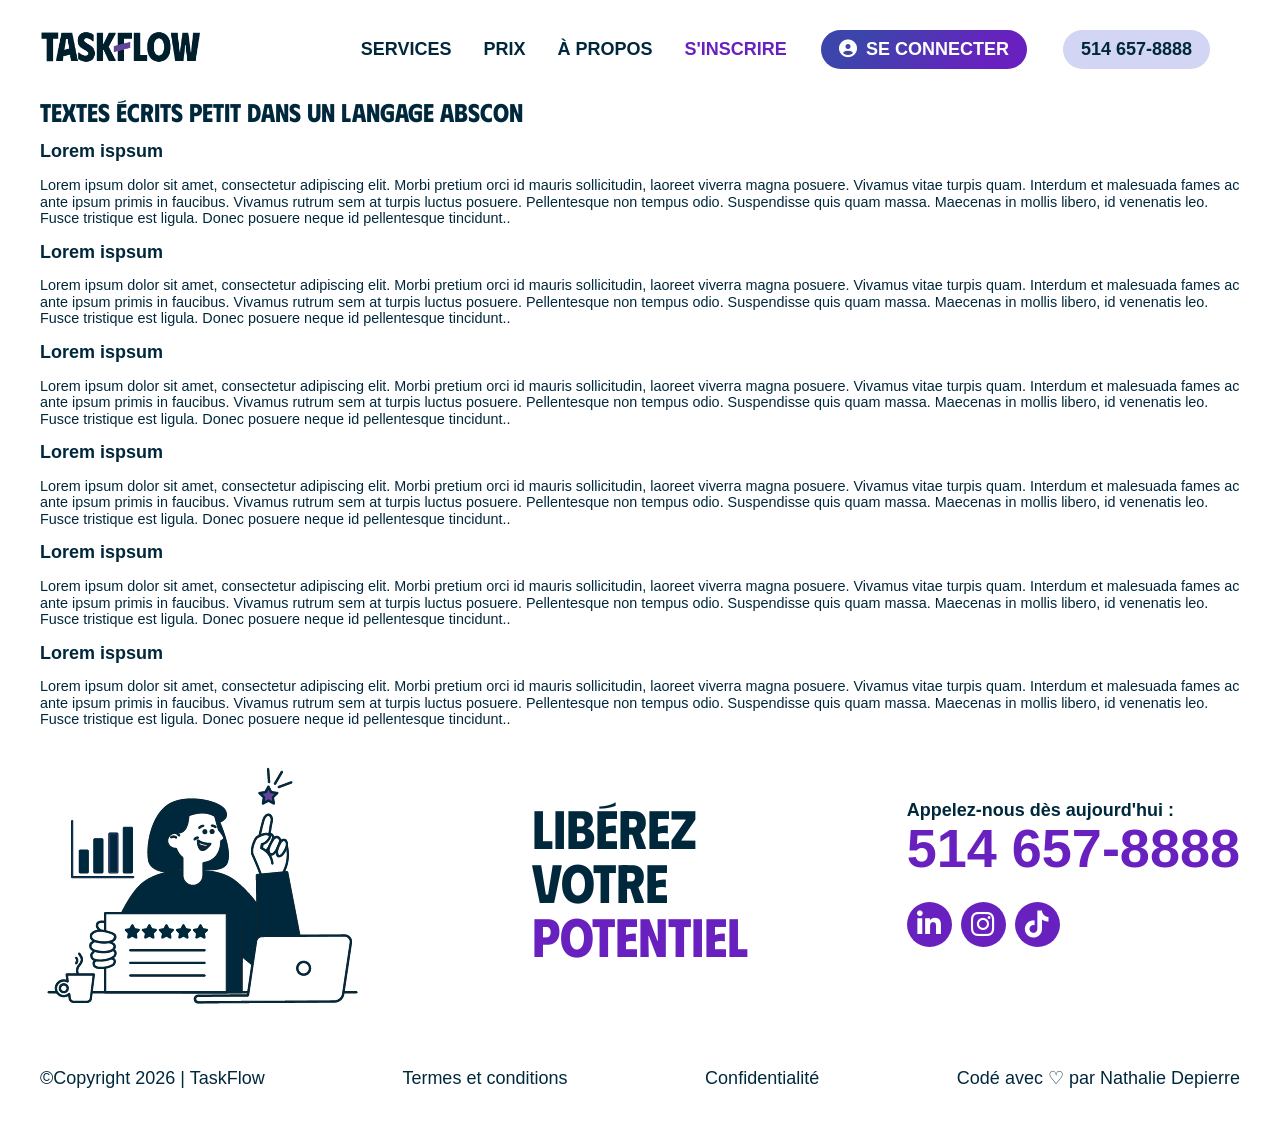
<file: conditions-utilisation.html>
<!DOCTYPE html>
<html lang="fr">

<head>
    <meta charset="UTF-8">
    <meta name="viewport" content="width=device-width, initial-scale=1.0">
    <title>Inscription | TaskFlow, une plateforme pour créer des projets efficaces</title>
    <meta name="description"
        content="TaskFlow est une plateforme web en mode SaaS (Software as a Service) qui permet aux équipes de gérer des projets.">
    <!--Styles-->
    <link rel="stylesheet" href="assets/css/normalize.min.css">
    <link rel="stylesheet" href="assets/css/style.min.css">
    <!--Font Awesome-->
    <link rel=" stylesheet" href="https://cdnjs.cloudflare.com/ajax/libs/font-awesome/6.5.0/css/all.min.css">
    <!--Favicon-->
    <link rel="icon" type="image/png" href="assets/img/taskflow_favicon.png">
    <!--JS-->
    <script src="assets/js/script.js" defer></script>
</head>

<body>
    <a href="#content" class="screen-reader-text">Aller au contenu principal</a>
    <!--Header-->
    <header>
        <div class="container">
            <nav class="nav">
                <div>
                    <a href="inscription.html">
                        <img src="assets/img/taskflow_logo.png" class="logo__img" alt="Logo TaskFlow">
                    </a>
                </div>

                <ul class="nav__list" id="navList">
                    <li class="nav__item">
                        <a href="#" class="nav__link">Services</a>
                    </li>
                    <li class="nav__item"><a href="#" class="nav__link">Prix</a></li>
                    <li class="nav__item">
                        <a href="#" class="nav__link">À propos</a>
                    </li>

                    <li class="nav__item nav__item--active">
                        <a href="inscription.html" class="nav__link">S'inscrire</a>
                    </li>

                    <li class="nav__item nav__item--login">
                        <a href="#" class="nav__link">
                            <i class="fa-solid fa-circle-user nav__icon" aria-hidden="true"></i>Se connecter
                        </a>
                    </li>
                    <li class="nav__item nav__item--phone">
                        <a href="tel:5146578888" class="nav__link">514 657-8888</a>
                    </li>
                </ul>

                <!--Toggle-->
                <button class="nav__toggle-btn" onclick="toggleNav()" aria-label="Menu" aria-expanded="false"
                    aria-controls="nav-menu" type="button">
                    <span class="nav__hamburger" aria-hidden="true"><span></span></span>
                </button>
                <!--Toggle-->
            </nav>
        </div>
    </header>
    <!--Header-->
    <!--Main-->
    <main id="content">
        <section>
            <div class="container conditions">


                <h1 class="conditions__title">Textes écrits petit dans un langage abscon</h1>
                <h2 class="conditions__title">Lorem ispsum</h2>
                <p class="conditions__text">Lorem ipsum dolor sit amet, consectetur adipiscing elit. Morbi pretium orci
                    id mauris
                    sollicitudin, laoreet viverra magna posuere. Vivamus vitae turpis quam. Interdum et malesuada
                    fames ac ante ipsum primis in faucibus. Vivamus rutrum sem at turpis luctus posuere.
                    Pellentesque non tempus odio. Suspendisse quis quam massa. Maecenas in mollis libero, id
                    venenatis leo. Fusce tristique est ligula. Donec posuere neque id pellentesque tincidunt..</p>

                <h2 class="conditions__title">Lorem ispsum</h2>
                <p class="conditions__text">Lorem ipsum dolor sit amet, consectetur adipiscing elit. Morbi pretium orci
                    id mauris
                    sollicitudin, laoreet viverra magna posuere. Vivamus vitae turpis quam. Interdum et malesuada
                    fames ac ante ipsum primis in faucibus. Vivamus rutrum sem at turpis luctus posuere.
                    Pellentesque non tempus odio. Suspendisse quis quam massa. Maecenas in mollis libero, id
                    venenatis leo. Fusce tristique est ligula. Donec posuere neque id pellentesque tincidunt..</p>

                <h2 class="conditions__title">Lorem ispsum</h2>
                <p class="conditions__text">Lorem ipsum dolor sit amet, consectetur adipiscing elit. Morbi pretium orci
                    id mauris
                    sollicitudin, laoreet viverra magna posuere. Vivamus vitae turpis quam. Interdum et malesuada
                    fames ac ante ipsum primis in faucibus. Vivamus rutrum sem at turpis luctus posuere.
                    Pellentesque non tempus odio. Suspendisse quis quam massa. Maecenas in mollis libero, id
                    venenatis leo. Fusce tristique est ligula. Donec posuere neque id pellentesque tincidunt..</p>

                <h2 class="conditions__title">Lorem ispsum</h2>
                <p class="conditions__text">Lorem ipsum dolor sit amet, consectetur adipiscing elit. Morbi pretium orci
                    id mauris
                    sollicitudin, laoreet viverra magna posuere. Vivamus vitae turpis quam. Interdum et malesuada
                    fames ac ante ipsum primis in faucibus. Vivamus rutrum sem at turpis luctus posuere.
                    Pellentesque non tempus odio. Suspendisse quis quam massa. Maecenas in mollis libero, id
                    venenatis leo. Fusce tristique est ligula. Donec posuere neque id pellentesque tincidunt..</p>

                <h2 class="conditions__title">Lorem ispsum</h2>
                <p class="conditions__text">Lorem ipsum dolor sit amet, consectetur adipiscing elit. Morbi pretium orci
                    id mauris
                    sollicitudin, laoreet viverra magna posuere. Vivamus vitae turpis quam. Interdum et malesuada
                    fames ac ante ipsum primis in faucibus. Vivamus rutrum sem at turpis luctus posuere.
                    Pellentesque non tempus odio. Suspendisse quis quam massa. Maecenas in mollis libero, id
                    venenatis leo. Fusce tristique est ligula. Donec posuere neque id pellentesque tincidunt..</p>

                <h2 class="conditions__title">Lorem ispsum</h2>
                <p class="conditions__text">Lorem ipsum dolor sit amet, consectetur adipiscing elit. Morbi pretium orci
                    id mauris
                    sollicitudin, laoreet viverra magna posuere. Vivamus vitae turpis quam. Interdum et malesuada
                    fames ac ante ipsum primis in faucibus. Vivamus rutrum sem at turpis luctus posuere.
                    Pellentesque non tempus odio. Suspendisse quis quam massa. Maecenas in mollis libero, id
                    venenatis leo. Fusce tristique est ligula. Donec posuere neque id pellentesque tincidunt..</p>



            </div>
        </section>
    </main>
    <!--Main-->
    <!--Footer-->
    <footer id="footer">
        <div class="container">
            <div class="footer__row">
                <div>
                    <img src="assets/img/illustration_v2.png" alt="Illustration : personne devant un ordinateur">
                </div>


                <div class="footer__motto">
                    <span class="footer__motto-line">Libérez </span>
                    <span class="footer__motto-line">votre</span>
                    <span class="footer__motto-line footer__motto-line--colored">potentiel</span>
                </div>

                <div class="footer__contact">

                    <p class="footer__contact-label">Appelez-nous dès aujourd'hui : </p>

                    <p><a class="footer__contact-link" href="tel:5146578888">514 657-8888</a></p>

                    <ul class="footer__contact-icons">
                        <li class="footer__contact-icons__item">
                            <a class="footer__contact-icons__link" href="#" aria-label="LinkedIn">
                                <i class="fa-brands fa-linkedin-in" aria-hidden="true"></i>
                            </a>
                        </li>
                        <li class="footer__contact-icons__item">
                            <a class="footer__contact-icons__link" href="#" aria-label="Instagram">
                                <i class="fa-brands fa-instagram" aria-hidden="true"></i>
                            </a>
                        </li>
                        <li class="footer__contact-icons__item">
                            <a class="footer__contact-icons__link" href="#" aria-label="TikTok">
                                <i class="fa-brands fa-tiktok" aria-hidden="true"></i>
                            </a>
                        </li>
                    </ul>
                </div>
            </div>

            <div class="footer__row">
                <span>©Copyright 2026 | TaskFlow </span><span>Termes et
                    conditions</span><span>Confidentialité</span><span>Codé avec ♡ par Nathalie Depierre</span>
            </div>
        </div>
    </footer>
    <!--Footer-->
</body>

</html>
</file>
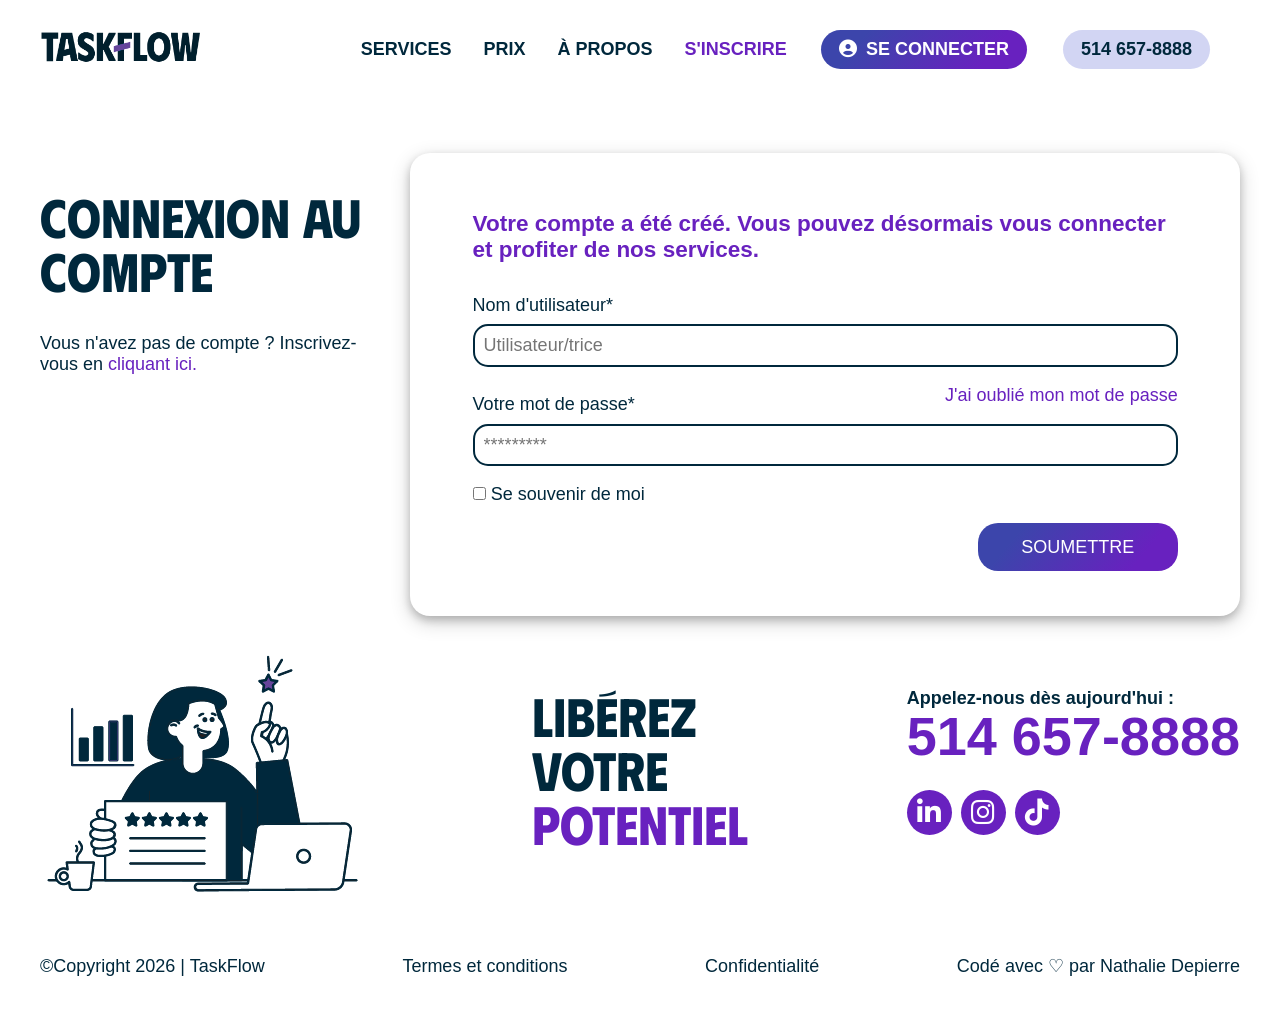
<file: confirmation.html>
<!doctype html>
<html lang="fr">

<head>
    <meta charset="UTF-8">
    <meta name="viewport" content="width=device-width, initial-scale=1.0">
    <title>
        Inscription | TaskFlow, une plateforme pour créer des projets efficaces
    </title>
    <meta name="description"
        content="TaskFlow est une plateforme web en mode SaaS (Software as a Service) qui permet aux équipes de gérer des projets.">

    <!--Styles-->
    <link rel="stylesheet" href="assets/css/normalize.min.css">
    <link rel="stylesheet" href="assets/css/style.min.css">
    <!--Font Awesome-->
    <link rel=" stylesheet" href="https://cdnjs.cloudflare.com/ajax/libs/font-awesome/6.5.0/css/all.min.css">
    <!--Favicon-->
    <link rel="icon" type="image/png" href="assets/img/taskflow_favicon.png">
    <!--JS-->
    <script src="assets/js/script.js" defer></script>
</head>

<body>
    <a href="#content" class="screen-reader-text">Aller au contenu principal</a>
    <!--Header-->
    <header>
        <div class="container">
            <nav class="nav">
                <div>
                    <a href="inscription.html">
                        <img src="assets/img/taskflow_logo.png" class="logo__img" alt="Logo TaskFlow">
                    </a>
                </div>

                <ul class="nav__list" id="navList">
                    <li class="nav__item">
                        <a href="#" class="nav__link">Services</a>
                    </li>
                    <li class="nav__item"><a href="#" class="nav__link">Prix</a></li>
                    <li class="nav__item">
                        <a href="#" class="nav__link">À propos</a>
                    </li>

                    <li class="nav__item nav__item--active">
                        <a href="inscription.html" class="nav__link">S'inscrire</a>
                    </li>

                    <li class="nav__item nav__item--login">
                        <a href="#" class="nav__link">
                            <i class="fa-solid fa-circle-user nav__icon" aria-hidden="true"></i>Se connecter
                        </a>
                    </li>
                    <li class="nav__item nav__item--phone">
                        <a href="tel:5146578888" class="nav__link">514 657-8888</a>
                    </li>
                </ul>

                <!--Toggle-->
                <button class="nav__toggle-btn" onclick="toggleNav()" aria-label="Menu" aria-expanded="false"
                    aria-controls="nav-menu" type="button">
                    <span class="nav__hamburger" aria-hidden="true"><span></span></span>
                </button>
                <!--Toggle-->
            </nav>
        </div>
    </header>
    <!--Header-->
    <!--Main-->
    <main id="content">
        <section>
            <div class="container">
                <div class="content">
                    <div class="content__intro">
                        <h1>Connexion au compte</h1>
                        <p>
                            Vous n'avez pas de compte ? Inscrivez-vous en
                            <a href="inscription.html" class="text--link">cliquant ici.</a>
                        </p>
                    </div>

                    <form id="form" class="form" action="#" method="get" novalidate>
                        <!--Infos compte-->
                        <fieldset class="form__fieldset form__step form__step--active">
                            <legend class="sr-only">Paramètres de compte</legend>
                            <p class="form__confirmation">
                                Votre compte a été créé. Vous pouvez désormais vous connecter
                                et profiter de nos services.
                            </p>
                            <div class="input-control">
                                <label class="input-control__label" for="user">Nom d'utilisateur*</label>
                                <input class="input-control__field" id="user" name="user" type="text"
                                    placeholder="Utilisateur/trice" minlength="8" required>
                                <div class="input-control__error-message"></div>
                            </div>

                            <div class="input-control">
                                <div class="text__flex">
                                    <label class="input-control__label" for="password">Votre mot de passe*</label>
                                    <span><a href="#" class="text--link">J'ai oublié mon mot de passe</a></span>
                                </div>
                                <input class="input-control__field" id="password" name="password" type="password"
                                    placeholder="*********" minlength="8" required>
                                <div class="input-control__error-message"><span></span></div>
                            </div>

                            <div class="input-control">
                                <div>
                                    <input type="checkbox" id="remember_psw" required>
                                    <label for="remember_psw">Se souvenir de moi</label>
                                </div>
                                <div class="input-control__error-message"></div>
                            </div>
                            <div class="button-group button-group--end">
                                <button class="button" type="submit">Soumettre</button>
                            </div>
                        </fieldset>
                    </form>
                </div>
            </div>
        </section>
    </main>
    <!--Main-->
    <!--Footer-->
    <footer id="footer">
        <div class="container">
            <div class="footer__row">
                <div>
                    <img src="assets/img/illustration_v2.png" alt="Illustration : personne devant un ordinateur">
                </div>

                <div class="footer__motto">
                    <span class="footer__motto-line">Libérez </span>
                    <span class="footer__motto-line">votre</span>
                    <span class="footer__motto-line footer__motto-line--colored">potentiel</span>
                </div>

                <div class="footer__contact">
                    <p class="footer__contact-label">Appelez-nous dès aujourd'hui :</p>
                    <p>
                        <a class="footer__contact-link" href="tel:5146578888">514 657-8888</a>
                    </p>

                    <ul class="footer__contact-icons">
                        <li class="footer__contact-icons__item">
                            <a class="footer__contact-icons__link" href="#" aria-label="LinkedIn">
                                <i class="fa-brands fa-linkedin-in" aria-hidden="true"></i>
                            </a>
                        </li>
                        <li class="footer__contact-icons__item">
                            <a class="footer__contact-icons__link" href="#" aria-label="Instagram">
                                <i class="fa-brands fa-instagram" aria-hidden="true"></i>
                            </a>
                        </li>
                        <li class="footer__contact-icons__item">
                            <a class="footer__contact-icons__link" href="#" aria-label="TikTok">
                                <i class="fa-brands fa-tiktok" aria-hidden="true"></i>
                            </a>
                        </li>
                    </ul>
                </div>
            </div>

            <div class="footer__row">
                <span>©Copyright 2026 | TaskFlow </span><span>Termes et
                    conditions</span><span>Confidentialité</span><span>Codé avec ♡ par Nathalie Depierre</span>
            </div>
        </div>
    </footer>
    <!--Footer-->
</body>

</html>
</file>
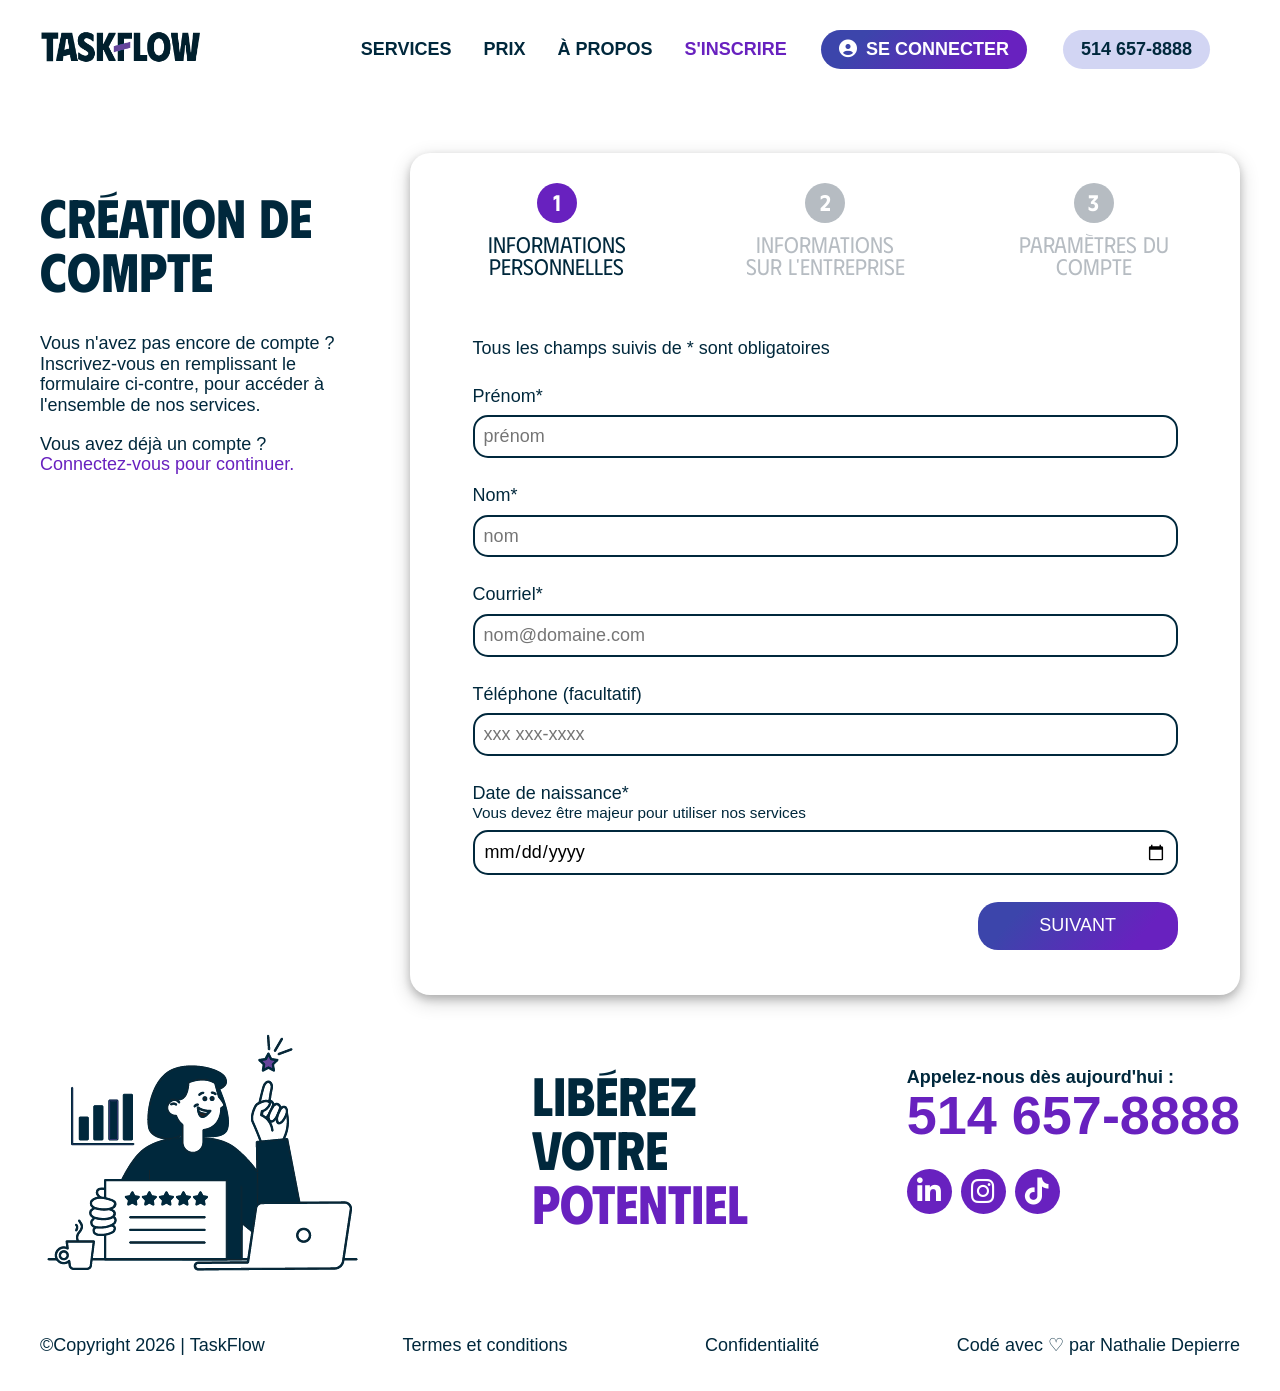
<file: inscription.html>
<!doctype html>
<html lang="fr">

<head>
    <meta charset="UTF-8">
    <meta name="viewport" content="width=device-width, initial-scale=1.0">
    <title>
        Inscription | TaskFlow, une plateforme pour créer des projets efficaces
    </title>
    <meta name="description"
        content="TaskFlow est une plateforme web en mode SaaS (Software as a Service) qui permet aux équipes de gérer des projets.">

    <!--Styles-->
    <link rel="stylesheet" href="assets/css/normalize.min.css">
    <link rel="stylesheet" href="assets/css/style.min.css">
    <!--Font Awesome-->
    <link rel=" stylesheet" href="https://cdnjs.cloudflare.com/ajax/libs/font-awesome/6.5.0/css/all.min.css">
    <!--Favicon-->
    <link rel="icon" type="image/png" href="assets/img/taskflow_favicon.png">
    <!--JS-->
    <script src="assets/js/script.js" defer></script>
    <script src="assets/js/validation.js" defer></script>
</head>

<body>

    <!--Header-->
    <header>
        <a href="#content" class="screen-reader-text">Aller au contenu principal</a>
        <div class="container">
            <nav class="nav">
                <div>
                    <a href="inscription.html">
                        <img src="assets/img/taskflow_logo.png" class="logo__img" alt="Logo TaskFlow">
                    </a>
                </div>

                <ul class="nav__list" id="navList">
                    <li class="nav__item">
                        <a href="#" class="nav__link">Services</a>
                    </li>
                    <li class="nav__item"><a href="#" class="nav__link">Prix</a></li>
                    <li class="nav__item">
                        <a href="#" class="nav__link">À propos</a>
                    </li>

                    <li class="nav__item nav__item--active">
                        <a href="inscription.html" class="nav__link">S'inscrire</a>
                    </li>

                    <li class="nav__item nav__item--login">
                        <a href="#" class="nav__link">
                            <i class="fa-solid fa-circle-user nav__icon" aria-hidden="true"></i>Se connecter
                        </a>
                    </li>
                    <li class="nav__item nav__item--phone">
                        <a href="tel:5146578888" class="nav__link">514 657-8888</a>
                    </li>
                </ul>

                <!--Toggle-->
                <button class="nav__toggle-btn" onclick="toggleNav()" aria-label="menu" aria-expanded="false"
                    aria-controls="nav__list" type="button">
                    <span class="nav__hamburger" aria-hidden="true"><span></span></span>
                </button>
                <!--Toggle-->
            </nav>
        </div>
    </header>
    <!--Header-->
    <!--Main-->
    <main id="content">
        <section>
            <div class="container">
                <div class="content">
                    <div class="content__intro">
                        <h1>Création de compte</h1>
                        <p>
                            Vous n'avez pas encore de compte ? Inscrivez‑vous en remplissant
                            le formulaire ci-contre, pour accéder à l'ensemble de nos
                            services.
                        </p>
                        <p>
                            Vous avez déjà un compte ?
                            <a href="#" class="text--link">Connectez‑vous pour continuer.</a>
                        </p>
                    </div>

                    <form id="form" class="form" action="confirmation.html" method="get" novalidate>
                        <ul id="tabs" class="tabs">
                            <li class="tabs__item tabs__item--active">
                                <span class="tabs__item--rounded">1</span><span>Informations personnelles</span>
                            </li>
                            <li class="tabs__item">
                                <span class="tabs__item--rounded">2</span><span>Informations sur l'entreprise</span>
                            </li>
                            <li class="tabs__item">
                                <span class="tabs__item--rounded">3</span><span>Paramètres du compte</span>
                            </li>
                        </ul>

                        <!--Infos personnelles-->
                        <fieldset id="step1" class="form__fieldset form__step form__step--active">
                            <legend class="sr-only">Informations personnelles</legend>
                            <p>Tous les champs suivis de * sont obligatoires</p>
                            <div class="input-control">
                                <label class="input-control__label" for="firstName">Prénom*</label>
                                <input class="input-control__field" id="firstName" name="firstName" type="text"
                                    placeholder="prénom" aria-describedby="firstName-error" required>
                                <div class="input-control__error-message" id="firstName-error" aria-live="polite"></div>
                            </div>

                            <div class="input-control">
                                <label class="input-control__label" for="lastName">Nom*</label>
                                <input class="input-control__field" id="lastName" name="lastName" type="text"
                                    placeholder="nom" aria-describedby="lastName-error" required>
                                <div class="input-control__error-message" id="lastName-error" aria-live="polite"></div>
                            </div>

                            <div class="input-control">
                                <label class="input-control__label" for="email">Courriel*</label>
                                <input class="input-control__field" id="email" name="email" type="email"
                                    placeholder="nom@domaine.com" aria-describedby="email-error" required>
                                <div class="input-control__error-message" id="email-error" aria-live="polite"></div>
                            </div>

                            <div class="input-control">
                                <label class="input-control__label" for="phone">Téléphone (facultatif)</label>
                                <input class="input-control__field" id="phone" name="phone" type="tel"
                                    placeholder="xxx xxx-xxxx" aria-describedby="phone-error">
                                <div class="input-control__error-message" id="phone-error" aria-live="polite"></div>
                            </div>
                            <div class="input-control">
                                <label class="input-control__label" for="birthDate">Date de naissance*
                                    <span class="input-control__hint">Vous devez être majeur pour utiliser nos
                                        services</span></label>
                                <input class="input-control__field" id="birthDate" name="birthDate" type="date"
                                    placeholder="AAAA-MM-JJ" aria-describedby="birthDate-error" required>
                                <div class="input-control__error-message" id="birthDate-error" aria-live="polite"></div>
                            </div>

                            <div class="button-group button-group--end">
                                <button class="button" type="button" id="buttonNext1">
                                    Suivant
                                </button>
                            </div>
                        </fieldset>

                        <!--Infos entreprise-->
                        <fieldset id="step2" class="form__fieldset form__step">
                            <legend class="sr-only">Informations sur l'entreprise</legend>

                            <div class="input-control">
                                <label class="input-control__label" for="business">Nom de l'entreprise ou
                                    organisation*</label>
                                <input class="input-control__field" id="business" name="business" type="text"
                                    placeholder="Nom de l'entreprise" aria-describedby="business-error" required>
                                <div class="input-control__error-message" id="business-error" aria-live="polite"></div>
                            </div>

                            <div class="input-control">
                                <label class="input-control__label" for="activity">Secteur d'activité*</label>
                                <select class="input-control__field" name="activity" id="activity"
                                    aria-describedby="activity-error" required>
                                    <option value="">--Choisir une option--</option>
                                    <option value="technique">Technique</option>
                                    <option value="marketing">Marketing</option>
                                    <option value="finance">Finance</option>
                                    <option value="santé">Santé</option>
                                    <option value="éducation">Éducation</option>
                                    <option value="autre">Autre</option>
                                </select>
                                <div class="input-control__error-message" id="activity-error" aria-live="polite"></div>
                            </div>

                            <div class="input-control" role="radiogroup" aria-labelledby="teamsize-label"
                                aria-describedby="teamsize-error">
                                <span class="input-control__label" id="teamsize-label">Taille de l'entreprise*</span>
                                <div>
                                    <input type="radio" id="size1" name="teamSize" value="1" required>
                                    <label for="size1">1 personne</label>
                                </div>
                                <div>
                                    <input type="radio" id="size2_10" name="teamSize" value="2-10">
                                    <label for="size2_10">2-10 personnes</label>
                                </div>
                                <div>
                                    <input type="radio" id="size11_50" name="teamSize" value="11-50">
                                    <label for="size11_50">11-50 personnes</label>
                                </div>
                                <div>
                                    <input type="radio" id="size51" name="teamSize" value="51+">
                                    <label for="size51">Plus de 51 personnes</label>
                                </div>
                                <div class="input-control__error-message" id="teamsize-error" aria-live="polite"></div>
                            </div>

                            <div class="input-control">
                                <label class="input-control__label" for="website">Site Internet (facultatif)</label>
                                <input class="input-control__field" id="website" name="website" type="url"
                                    placeholder="https://www.ndd.com">

                            </div>

                            <div class="button-group">
                                <button class="button" type="button" id="buttonPrevious1">
                                    Précédent
                                </button>
                                <button class="button" type="button" id="buttonNext2">
                                    Suivant
                                </button>
                            </div>
                        </fieldset>

                        <!--Infos compte-->
                        <fieldset id="step3" class="form__fieldset form__step">
                            <legend class="sr-only">Paramètres de compte</legend>

                            <div class="input-control">
                                <label class="input-control__label" for="user">Nom d'utilisateur/trice*
                                    <span class="input-control__hint">Entre 8 et 20 caractères, pas d'espace</span>
                                </label>
                                <input class="input-control__field" id="user" name="user" type="text"
                                    placeholder="Utilisateur/trice" minlength="8" aria-describedby="user-error"
                                    required>
                                <div class="input-control__error-message" id="user-error" aria-live="polite"></div>
                            </div>

                            <div class="input-control">
                                <label class="input-control__label" for="password">Votre mot de passe*
                                    <span class="input-control__hint">Minimum 8 caractères, une majuscule, un caractère
                                        spécial</span>
                                </label>
                                <input class="input-control__field" id="password" name="password" type="password"
                                    placeholder="*********" minlength="8" aria-describedby="password-error" required>
                                <div class="input-control__error-message" id="password-error" aria-live="polite"></div>
                            </div>

                            <div class="input-control">
                                <label class="input-control__label" for="password2">Retapez votre mot de passe*</label>
                                <input class="input-control__field" id="password2" name="password2" type="password"
                                    placeholder="*********" aria-describedby="password2-error" required>
                                <div class="input-control__error-message" id="password2-error" aria-live="polite"></div>
                            </div>

                            <div class="input-control" role="radiogroup" aria-labelledby="subscription-label"
                                aria-describedby="subscription-error">
                                <span class="input-control__label" id="subscription-label">Plan choisi*</span>
                                <div>
                                    <input type="radio" id="free" name="subscription" value="free">
                                    <label for="free">Gratuit</label>
                                </div>
                                <div>
                                    <input type="radio" id="pro" name="subscription" value="pro">
                                    <label for="pro">Pro (9,99/mois)</label>
                                </div>
                                <div>
                                    <input type="radio" id="entreprise" name="subscription" value="entreprise">
                                    <label for="entreprise">Entreprise (29,99 $/mois)</label>
                                </div>
                                <div class="input-control__error-message" id="subscription-error" aria-live="polite">
                                </div>
                            </div>

                            <div class="input-control">
                                <div>
                                    <input type="checkbox" id="conditions" aria-describedby="conditions-error" required>
                                    <label for="conditions">J'accepte les
                                        <a href="conditions-utilisation.html" target="_blank">conditions
                                            d'utilisation*</a></label>
                                </div>
                                <div class="input-control__error-message" id="conditions-error" aria-live="polite">
                                </div>
                            </div>

                            <div class="input-control">
                                <div>
                                    <input type="checkbox" id="newsletter">
                                    <label for="newsletter">Je souhaite recevoir les nouveautés et offres par
                                        courriel</label>
                                </div>
                            </div>

                            <div class="button-group">
                                <button class="button" type="button" id="buttonPrevious2">
                                    Précédent
                                </button>
                                <button class="button" type="submit">Soumettre</button>
                            </div>
                        </fieldset>
                    </form>
                </div>
            </div>
        </section>
    </main>
    <!--Main-->
    <!--Footer-->
    <footer id="footer">
        <div class="container">
            <div class="footer__row">
                <div>
                    <img src="assets/img/illustration_v2.png" alt="Illustration : personne devant un ordinateur">
                </div>

                <div class="footer__motto">
                    <span class="footer__motto-line">Libérez </span>
                    <span class="footer__motto-line">votre</span>
                    <span class="footer__motto-line footer__motto-line--colored">potentiel</span>
                </div>

                <div class="footer__contact">
                    <p class="footer__contact-label">Appelez-nous dès aujourd'hui :</p>
                    <p>
                        <a class="footer__contact-link" href="tel:5146578888">514 657-8888</a>
                    </p>

                    <ul class="footer__contact-icons">
                        <li class="footer__contact-icons__item">
                            <a class="footer__contact-icons__link" href="#" aria-label="LinkedIn">
                                <i class="fa-brands fa-linkedin-in" aria-hidden="true"></i>
                            </a>
                        </li>
                        <li class="footer__contact-icons__item">
                            <a class="footer__contact-icons__link" href="#" aria-label="Instagram">
                                <i class="fa-brands fa-instagram" aria-hidden="true"></i>
                            </a>
                        </li>
                        <li class="footer__contact-icons__item">
                            <a class="footer__contact-icons__link" href="#" aria-label="TikTok">
                                <i class="fa-brands fa-tiktok" aria-hidden="true"></i>
                            </a>
                        </li>
                    </ul>
                </div>
            </div>

            <div class="footer__row">
                <span>©Copyright 2026 | TaskFlow </span><span>Termes et
                    conditions</span><span>Confidentialité</span><span>Codé avec ♡ par Nathalie Depierre</span>
            </div>
        </div>
    </footer>
    <!--Footer-->
</body>

</html>
</file>
<file: assets/css/style.min.css>
@import url(https://fonts.googleapis.com/css2?family=Inter+Tight:ital,wght@0,100..900;1,100..900&family=Phudu:wght@300..900&display=swap);:root{--color-1:#d90f23;--color-2:#6821bf;--color-3:#3c45ab;--color-4:#00283c;--color-5:#b6bcc2;--color6:#8f91b7;--color-7:#d2d5f3;--black:#170f0d;--white:#fff;--gradient-1:linear-gradient(130deg, var(--color-3) 20%, var(--color-2) 80%);--gradient-2:linear-gradient(130deg, var(--color-4) 50%, var(--color-2) 90%)}html{font-family:'Arial Narrow',Arial,sans-serif;color:var(--color-4);font-size:18px}.nav{width:100%;margin:1rem auto;display:flex;flex-direction:row;justify-content:space-between;align-items:center}.logo__img{max-width:160px}.nav__list{display:flex;flex-direction:row;justify-content:space-between;align-items:center;padding:1%;list-style-type:none;margin:0}.nav__item{margin:0 16px;width:fit-content;list-style-type:none}.nav__link{text-decoration:none;text-transform:uppercase;color:var(--color-4);font-weight:600}.nav__link:hover,.nav__item--active .nav__link{color:var(--color-2)}.nav__item--login{margin:0 1rem;padding:.5rem 1rem;border-radius:20px;background:var(--gradient-1);transition:background 0.8s ease-in,transform 0.4s ease-in}.nav__item--phone{margin:0 1rem;padding:.5rem 1rem;border-radius:20px;background:var(--white);background-color:var(--color-7);transition:transform 0.4s ease-in}.nav__item--login .nav__link{color:var(--white)}.nav__item--login:hover{background:var(--gradient-2);transform:scale(1.1);color:var(--white)}.nav__item--phone:hover{transform:scale(1.1)}.nav__icon{padding-right:.5rem}.nav__toggle-btn{display:none;background:none;border:none;cursor:pointer;padding:0}.container{max-width:1200px;margin:auto}main .container{height:auto}.content{display:flex;flex-direction:row;justify-content:center;align-items:flex-start;gap:4%;margin-top:6%}.content__intro{width:40%;height:100px;display:block}.screen-reader-text{border:0;clip-path:inset(50%);height:1px;margin:-1px;overflow:hidden;padding:0;position:absolute;width:1px;word-wrap:normal!important;word-break:normal!important}.screen-reader-text:focus{background-color:#eee;clip-path:none;color:#444;display:block;font-size:1em;height:auto;left:5px;line-height:normal;padding:15px 23px 14px;text-decoration:none;top:5px;width:auto;z-index:100000}h1{font-family:'phudu',sans-serif;font-size:clamp(1.8rem, 6vw, 3rem);text-align:left;line-height:1}.text--link{color:var(--color-2);text-decoration:none}.text--link:hover{color:var(--color-3);text-decoration:none}.form{width:100%;border-radius:20px;background-color:var(--white);display:flex;flex-direction:column;padding:1%;box-shadow:0 4px 8px 0 rgb(0 0 0 / .2),0 6px 20px 0 rgb(0 0 0 / .19)}.form__fieldset{display:block;border-style:none;padding:3% 6%;box-sizing:border-box}.form__step{display:none}.form__step--active{display:block}.form__confirmation{color:var(--color-2);font-weight:700;font-size:1.25rem}.tabs{display:flex;flex-direction:row;list-style-type:none;margin:0;padding-left:0;gap:0}.tabs__item{width:30%;font-family:'phudu',sans-serif;text-transform:uppercase;font-size:1.25rem;line-height:1;padding:1rem 3rem;color:var(--color-5);display:flex;flex-direction:column;justify-content:center;align-items:center;text-align:center}.tabs__item--rounded{display:block;width:40px;height:40px;border-radius:50%;background:var(--color-5);margin:0 auto 10px;display:flex;align-items:center;justify-content:center;font-weight:600;color:var(--white);transition:all 0.3s ease}.tabs__item--active{color:var(--color-4)}.tabs__item--active .tabs__item--rounded{color:var(--white);background-color:var(--color-2)}.input-control{display:flex;flex-direction:column}.input-control__label{padding:.5rem 0}.input-control__hint{display:block;font-size:.85rem}.input-control__field{padding:.5rem;margin-bottom:.5rem;border-radius:15px;border:2px var(--color-4) solid;transition:border 0.3s ease-in,transform 0.3s ease-in}.input-control__field:focus{outline:none;border:var(--color-2) 3px solid;transform:scale(1.015)}.input-control--error .input-control__field{border:var(--color-1) 2px solid}.input-control--success .input-control__field{border:var(--color-2) 2px solid}.input-control__error-message{color:var(--color-1);font-size:1rem;padding-bottom:.5rem}.button-group{display:flex;flex-direction:row;justify-content:space-between;align-items:center}.button-group--end{display:flex;flex-direction:row;align-items:center;justify-content:flex-end}.button{width:200px;padding:.75rem;margin:.5rem 0;border-radius:20px;text-transform:uppercase;font-size:1rem;color:var(--white);cursor:grab;background:var(--gradient-1);transition:background 0.8s ease-in,transform 0.4s ease-in;border:none}.button:hover{background:var(--gradient-2);transform:scale(1.1)}h1.conditions__title{font-size:clamp(1rem, 2vw, 1.5rem)}h2.conditions__title{font-size:1rem}p.conditions__text{font-size:.8rem}.text__flex{display:flex;flex-direction:row;justify-content:space-between}.footer__row{display:flex;margin:3% 0;justify-content:space-between}.footer__motto{padding:3% 0;font-family:'phudu',sans-serif;font-weight:bolder;line-height:1;font-size:clamp(1.8rem, 6vw, 3rem);text-align:left}.footer__motto-line{display:block}.footer__motto-line--colored{color:var(--color-2)}.footer__nav{padding:3%;display:flex;flex-direction:column;align-items:center;justify-content:center}.footer__contact{padding:3% 0;display:flex;flex-direction:column}.footer__contact p{padding:0;margin:0}.footer__contact-label{font-weight:700}.footer__contact-link{font-size:clamp(1.8rem, 6vw, 3rem);color:var(--color-2);font-weight:700;line-height:1;text-decoration:none}.footer__contact-link:hover{color:var(--color-4)}.footer__contact-icons{display:flex;padding:0;list-style-type:none;font-size:1.5rem}.footer__contact-icons__item{margin-right:.5rem}.footer__contact-icons__link{text-decoration:none;border-radius:50%;background-color:var(--color-2);color:var(--white);display:inline-flex;align-items:center;justify-content:center;width:2.5rem;height:2.5rem}.footer__contact-icons__link:hover{background-color:var(--color-4);color:var(--white)}@media (max-width:900px){.nav{width:95%}.form{width:95%}.content{display:flex;flex-direction:column;justify-content:center;align-items:center;gap:4%;margin-top:6%}.content__intro{width:95%;height:auto;display:block}.nav__list{position:absolute;top:-100%;min-width:0;min-height:0;opacity:0;overflow:hidden;transition:min-height 0.5s ease-in-out,opacity 0.5s ease-in-out}.nav__list--open{min-width:100%;top:0;min-height:100vh;background-color:var(--white);top:80px;left:0;display:flex;flex-direction:column;justify-content:center;align-items:center;transform:scale(100%);opacity:100%;transition:min-height 0.5s ease-in-out,opacity 0.5s ease-in-out}.nav__item{margin:01rem 16px;width:fit-content;list-style-type:none}.nav__toggle-btn{display:block}.nav__toggle{list-style-type:none}.nav__hamburger{display:block;position:relative;width:30px;height:30px;margin-right:1rem}.nav__hamburger span,.nav__hamburger span::after,.nav__hamburger span::before{content:'';display:block;position:absolute;width:100%;height:3px;background-color:var(--color-4);transition:rotate 0.5s ease-in-out}.nav__hamburger span{top:50%}.nav__hamburger span::before{top:10px}.nav__hamburger span::after{top:-10px}.nav__hamburger--open span{background:#fff0}.nav__hamburger--open span::before{top:0;rotate:45deg}.nav__hamburger--open span::after{top:0;rotate:-45deg}.button-group{display:flex;flex-direction:column;justify-content:space-between;align-items:center}.button{width:100%}.tabs__item{width:100%;font-size:1.1rem;line-height:1;padding:1rem}.footer__row{width:95%;margin:auto;display:flex;flex-direction:column;margin:3%;justify-content:center;align-items:center}.footer__contact-icons{margin:auto;display:flex;padding:1rem;list-style-type:none;font-size:1.5rem}.footer__motto-line{display:inline-block}}@media (max-width:430px){.tabs{display:flex;flex-direction:column;list-style-type:none;margin:0;padding-left:0;gap:0;justify-content:flex-start;align-items:flex-start}.tabs__item{width:90%;line-height:1;padding:.5rem;display:flex;flex-direction:row;justify-content:flex-start;align-items:center;text-align:left;border-bottom:var(--color-3) 1px solid}.tabs__item--rounded{margin:0 1rem 0 0}}
</file>
